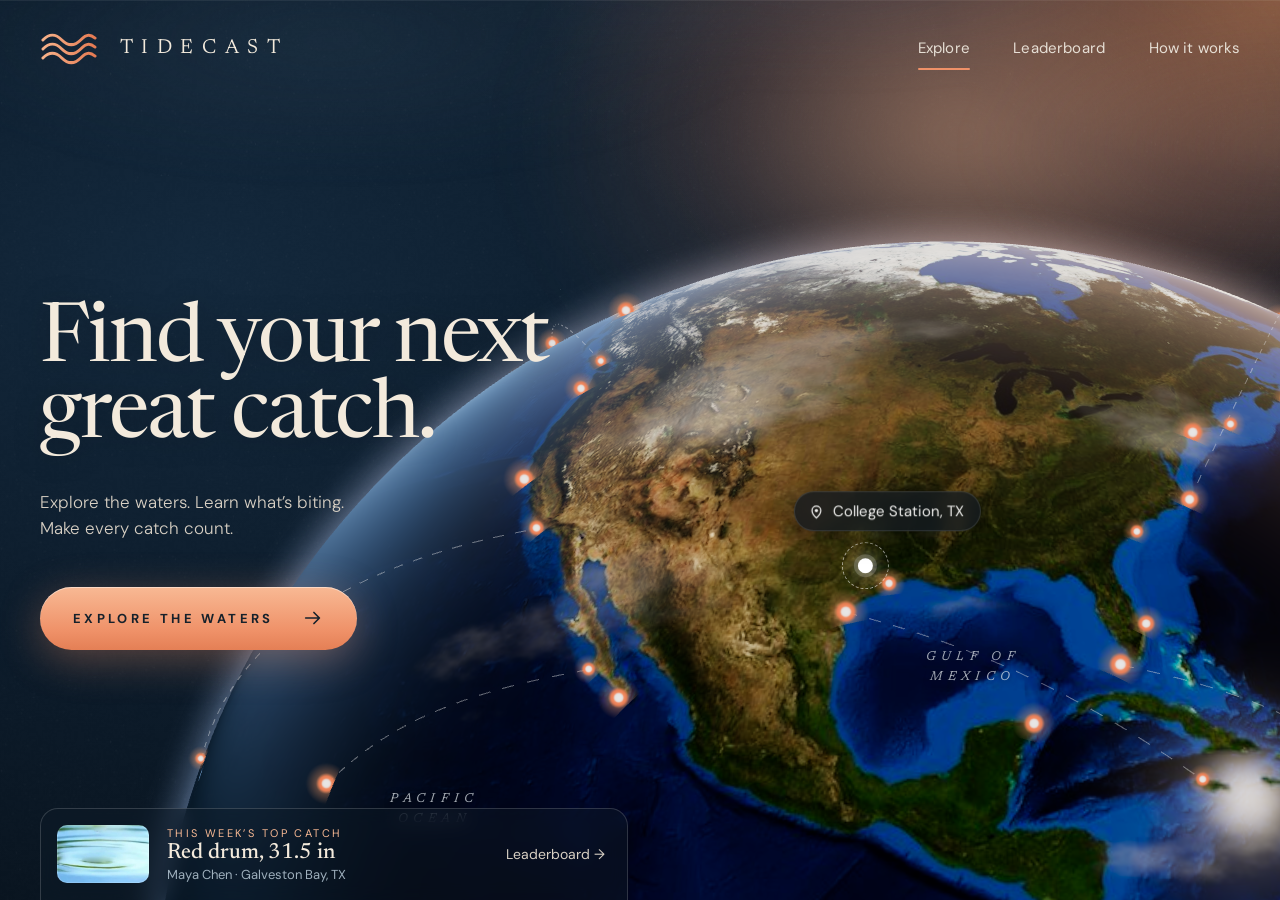
<file: Backbone/tidecast/index.html>
<!doctype html>
<html lang="en">
<head>
  <meta charset="utf-8">
  <meta name="viewport" content="width=device-width, initial-scale=1">
  <title>Tidecast — Find your next great catch</title>
  <meta name="description" content="Explore the waters. Learn what's biting. Make every catch count.">
  <link rel="preconnect" href="https://fonts.googleapis.com">
  <link rel="preconnect" href="https://fonts.gstatic.com" crossorigin>
  <link href="https://fonts.googleapis.com/css2?family=DM+Sans:opsz,wght@9..40,300;9..40,400;9..40,500;9..40,700&family=Newsreader:ital,opsz,wght@0,6..72,400;0,6..72,500;1,6..72,400&display=swap" rel="stylesheet">
  <link rel="stylesheet" href="tidecast.css">
  <script src="leaderboard.js"></script>
  <script src="vendor/gsap.min.js"></script>
</head>
<body>
  <!-- Sky behind the globe; slides away when the camera follows the drop into the lake -->
  <div id="sky" aria-hidden="true"><div class="sky-stars"></div><div class="sky-glow"></div><div class="sky-haze"></div></div>

  <!-- The lake (WebGL: photo, cut-out leaf, live ripples, refracting drops) -->
  <canvas id="lake" aria-hidden="true"></canvas>

  <!-- The globe (WebGL) -->
  <canvas id="globe" aria-hidden="true"></canvas>
  <div id="globe-overlay" aria-hidden="true"></div>

  <header class="top">
    <a class="logo" href="./" aria-label="Tidecast home">
      <svg viewBox="0 0 64 40" width="58" height="36" aria-hidden="true">
        <defs><linearGradient id="lg" x1="0" x2="1"><stop offset="0" stop-color="#f7b28a"/><stop offset="1" stop-color="#e57a52"/></linearGradient></defs>
        <path d="M3 11c7-7 14-7 21 0s14 7 21 0 11-6 16-2" fill="none" stroke="url(#lg)" stroke-width="3.2" stroke-linecap="round"/>
        <path d="M3 21c7-7 14-7 21 0s14 7 21 0 11-6 16-2" fill="none" stroke="url(#lg)" stroke-width="3.2" stroke-linecap="round"/>
        <path d="M3 31c7-7 14-7 21 0s14 7 21 0 11-6 16-2" fill="none" stroke="url(#lg)" stroke-width="3.2" stroke-linecap="round"/>
      </svg>
      <span>TIDECAST</span>
    </a>
    <nav aria-label="Main">
      <a href="../" class="active" id="nav-explore">Explore</a>
      <button id="nav-leaderboard" type="button">Leaderboard</button>
      <button id="nav-how" type="button">How it works</button>
    </nav>
  </header>

  <main id="hero">
    <h1>Find your next<br>great catch.</h1>
    <p class="lede">Explore the waters. Learn what’s biting.<br>Make every catch count.</p>
    <a class="cta" href="../">EXPLORE THE WATERS <svg viewBox="0 0 24 24" width="22" height="22" aria-hidden="true"><path d="M4 12h15m-6-6 6 6-6 6" fill="none" stroke="currentColor" stroke-width="1.8" stroke-linecap="round" stroke-linejoin="round"/></svg></a>
    <button class="teaser" id="teaser" type="button" aria-label="Open the leaderboard">
      <span class="teaser-art" aria-hidden="true"></span>
      <span class="teaser-text"><small>THIS WEEK’S TOP CATCH</small><strong id="teaser-title">—</strong><span id="teaser-sub"></span></span>
      <span class="teaser-go">Leaderboard →</span>
    </button>
  </main>

  <!-- Leaderboard: rides the rebound drop onto the leaf, then rises when the leaf drop falls -->
  <div id="mini-card" aria-hidden="true">
    <div class="mini-head"><span>LEADERBOARD</span><i></i></div>
    <ol id="mini-rows"></ol>
  </div>
  <button id="drop-hit" type="button" aria-label="Drop the water drop to open the leaderboard"><span>Tap the drop</span></button>

  <section id="board" role="dialog" aria-modal="false" aria-labelledby="board-title" hidden>
    <header>
      <div><small>TIDECAST · ANGLERS</small><h2 id="board-title">Leaderboard</h2></div>
      <div class="tabs" role="tablist">
        <button role="tab" data-period="week" aria-selected="true">This week</button>
        <button role="tab" data-period="all" aria-selected="false">All time</button>
      </div>
    </header>
    <div class="podium" id="podium"></div>
    <ol class="rows" id="rows"></ol>
    <footer>
      <button id="back" type="button">← Back to the globe</button>
      <a class="cta small" href="../">EXPLORE THE WATERS →</a>
    </footer>
  </section>

  <section id="how" role="dialog" aria-modal="true" aria-labelledby="how-title" hidden>
    <div class="how-card">
      <button class="how-close" id="how-close" aria-label="Close">×</button>
      <small>HOW IT WORKS</small>
      <h2 id="how-title">Three steps to your next great catch</h2>
      <ol>
        <li><b>Explore the waters.</b> Pick any stretch of ocean or lake and see every fish recorded there, live from OBIS.</li>
        <li><b>Learn what’s biting.</b> Layer in fishing activity, protected areas and vessel data from Global Fishing Watch.</li>
        <li><b>Make every catch count.</b> Log your catch and climb the Tidecast leaderboard.</li>
      </ol>
    </div>
  </section>

  <button id="skip" type="button" hidden>Skip ›</button>

  <script type="module" src="tidecast.js"></script>
</body>
</html>
</file>
<file: Backbone/tidecast/tidecast.css>
:root {
  --ink: #f3eadc;
  --ink-soft: #d8d0c4;
  --muted: #9fb0bd;
  --navy: #0b1824;
  --coral: #ef9168;
  --coral-hi: #f8b994;
  --serif: 'Newsreader', 'Iowan Old Style', 'Palatino Linotype', Georgia, serif;
  --sans: 'DM Sans', system-ui, -apple-system, 'Segoe UI', sans-serif;
}
* { box-sizing: border-box; }
html, body { margin: 0; height: 100%; overflow: hidden; background: var(--navy); color: var(--ink); font-family: var(--sans); -webkit-font-smoothing: antialiased; }
button { font: inherit; color: inherit; background: none; border: 0; cursor: pointer; }
a { color: inherit; }
[hidden] { display: none !important; }

/* ---- Sky ---------------------------------------------------------------- */
#sky { position: fixed; inset: 0; z-index: 0; overflow: hidden;
  background:
    radial-gradient(120% 90% at 100% 0%, rgba(232, 146, 96, .55) 0%, rgba(160, 96, 82, .25) 22%, rgba(18, 38, 58, 0) 48%),
    radial-gradient(90% 80% at 15% 30%, #13283c 0%, #0c1b2a 55%, #08121c 100%);
}
.sky-stars { position: absolute; inset: 0; background: url(assets/stars.jpg) center/cover; opacity: .16; mix-blend-mode: screen; }
.sky-glow { position: absolute; right: -10%; top: -20%; width: 70vw; height: 70vh; background: radial-gradient(closest-side, rgba(255, 186, 140, .45), rgba(255, 150, 100, .12) 55%, transparent); filter: blur(30px); }
.sky-haze { position: absolute; inset: -10%; background:
    radial-gradient(40% 18% at 30% 12%, rgba(120, 150, 175, .10), transparent 70%),
    radial-gradient(35% 14% at 62% 6%, rgba(160, 170, 185, .10), transparent 70%),
    radial-gradient(30% 20% at 92% 22%, rgba(255, 190, 150, .16), transparent 70%);
  filter: blur(18px); animation: drift 60s linear infinite alternate; }
@keyframes drift { to { transform: translate3d(-3%, 1.5%, 0); } }

#lake, #globe { position: fixed; inset: 0; width: 100vw; height: 100vh; display: block; }
#lake { z-index: 1; }
#globe { z-index: 2; pointer-events: none; }
#globe-overlay { position: fixed; inset: 0; z-index: 3; pointer-events: none; }

/* Globe overlays: ocean labels, fishing spots, pin, fish */
.ocean-label { position: absolute; transform: translate(-50%, -50%); font-family: var(--serif); font-style: italic; font-size: clamp(12px, 1vw, 17px); letter-spacing: .42em; text-align: center; line-height: 1.6; color: rgba(225, 232, 236, .72); text-shadow: 0 1px 6px rgba(0, 0, 0, .5); white-space: nowrap; transition: opacity .4s; }
.pin { position: absolute; transform: translate(-50%, -50%); transition: opacity .4s; }
.pin i { position: absolute; left: 50%; top: 50%; width: 15px; height: 15px; margin: -7.5px; border-radius: 50%; background: #fff; box-shadow: 0 0 0 4px rgba(255, 255, 255, .18), 0 0 18px rgba(255, 255, 255, .7); }
.pin i::after { content: ''; position: absolute; inset: -16px; border-radius: 50%; border: 1px dashed rgba(255, 255, 255, .55); animation: spin 14s linear infinite; }
@keyframes spin { to { transform: rotate(360deg); } }
.pin span { position: absolute; left: 50%; bottom: 34px; transform: translateX(-38%); display: flex; align-items: center; gap: 9px; padding: 9px 16px 9px 14px; border-radius: 22px; background: rgba(20, 26, 32, .78); border: 1px solid rgba(255, 255, 255, .12); backdrop-filter: blur(6px); font-size: 15px; color: #f2f2f0; white-space: nowrap; box-shadow: 0 6px 24px rgba(0, 0, 0, .35); }
.pin span svg { width: 15px; height: 15px; }
.fish { position: absolute; width: 46px; height: 14px; transform: translate(-50%, -50%); opacity: .55; transition: opacity .4s; }

/* ---- Header ------------------------------------------------------------- */
header.top { position: fixed; top: 0; left: 0; right: 0; z-index: 10; display: flex; align-items: center; justify-content: space-between; padding: clamp(22px, 3.3vh, 44px) clamp(24px, 3.1vw, 62px); }
.logo { display: flex; align-items: center; gap: 22px; text-decoration: none; }
.logo span { font-family: var(--serif); font-size: clamp(20px, 1.6vw, 31px); letter-spacing: .42em; color: var(--ink); }
nav { display: flex; gap: clamp(28px, 3.4vw, 70px); }
nav a, nav button { position: relative; font-size: clamp(15px, 1.05vw, 20px); color: #e6dfd5; text-decoration: none; padding: 6px 0; letter-spacing: .01em; }
nav a:hover, nav button:hover { color: #fff; }
body.in-lake nav { padding: 8px 22px; border-radius: 999px; background: rgba(8, 26, 22, .38); backdrop-filter: blur(10px); -webkit-backdrop-filter: blur(10px); transition: background .4s; }
body.in-lake .logo { padding: 6px 16px 6px 10px; border-radius: 999px; background: rgba(8, 26, 22, .3); backdrop-filter: blur(10px); -webkit-backdrop-filter: blur(10px); }
nav .active::after { content: ''; position: absolute; left: 0; right: 0; bottom: -6px; height: 2px; border-radius: 2px; background: var(--coral); }

/* ---- Hero --------------------------------------------------------------- */
#hero { position: fixed; z-index: 5; left: clamp(24px, 3.1vw, 62px); top: 0; bottom: 0; width: min(46vw, 820px); display: flex; flex-direction: column; justify-content: center; padding-top: 6vh; }
h1 { margin: 0; font-family: var(--serif); font-weight: 400; font-size: clamp(54px, 6.4vw, 132px); line-height: .93; letter-spacing: -.025em; color: var(--ink); font-variation-settings: 'opsz' 72; text-shadow: 0 2px 30px rgba(0, 0, 0, .25); }
.lede { margin: clamp(22px, 3.6vh, 44px) 0 0; font-size: clamp(17px, 1.3vw, 26px); line-height: 1.55; font-weight: 300; color: var(--ink-soft); }
.cta { margin-top: clamp(28px, 5vh, 58px); align-self: flex-start; display: inline-flex; align-items: center; gap: 28px; padding: clamp(18px, 2.3vh, 26px) clamp(30px, 2.6vw, 52px); border-radius: 999px; background: linear-gradient(180deg, var(--coral-hi), var(--coral) 70%, #e47f55); color: #16212b; font-weight: 700; font-size: clamp(13px, .85vw, 16px); letter-spacing: .26em; text-decoration: none; box-shadow: 0 10px 40px rgba(239, 145, 104, .35), inset 0 1px 0 rgba(255, 255, 255, .45); transition: transform .2s, box-shadow .2s; }
.cta:hover { transform: translateY(-2px); box-shadow: 0 14px 50px rgba(239, 145, 104, .5), inset 0 1px 0 rgba(255, 255, 255, .45); }
.cta.small { margin: 0; padding: 14px 26px; gap: 12px; font-size: 12px; }
.teaser { position: absolute; left: 0; bottom: -46px; width: min(100%, 700px); display: flex; align-items: center; gap: 18px; padding: 16px 22px 62px 16px; border-radius: 18px; border: 1px solid rgba(255, 255, 255, .16); background: rgba(14, 28, 40, .45); backdrop-filter: blur(10px); text-align: left; transition: transform .3s, border-color .3s; }
.teaser:hover { transform: translateY(-8px); border-color: rgba(239, 145, 104, .5); }
.teaser-art { width: 92px; height: 58px; border-radius: 10px; flex: none; background: url(assets/lake.jpg) 52% 70%/360px auto; box-shadow: inset 0 0 0 1px rgba(255, 255, 255, .15); }
.teaser-text { flex: 1; min-width: 0; display: grid; gap: 2px; }
.teaser-text small { font-size: 11px; letter-spacing: .22em; color: var(--coral-hi); }
.teaser-text strong { font-family: var(--serif); font-weight: 500; font-size: 22px; }
.teaser-text span { color: var(--muted); font-size: 13px; }
.teaser-go { color: var(--ink-soft); font-size: 14px; white-space: nowrap; }

/* ---- Leaderboard: mini card on the leaf --------------------------------- */
#mini-card { position: fixed; left: 0; top: 0; z-index: 8; width: 210px; padding: 12px 14px 10px; border-radius: 14px; pointer-events: none; opacity: 0; transform-origin: 50% 100%;
  background: linear-gradient(160deg, rgba(255, 255, 255, .34), rgba(255, 255, 255, .12)); border: 1px solid rgba(255, 255, 255, .55);
  backdrop-filter: blur(14px) saturate(1.4); -webkit-backdrop-filter: blur(14px) saturate(1.4); box-shadow: 0 18px 40px rgba(0, 40, 30, .35), inset 0 1px 0 rgba(255, 255, 255, .6); color: #0f2b26; }
.mini-head { display: flex; justify-content: space-between; align-items: center; font-size: 10px; font-weight: 700; letter-spacing: .24em; }
.mini-head i { width: 7px; height: 7px; border-radius: 50%; background: var(--coral); box-shadow: 0 0 8px var(--coral); }
#mini-rows { list-style: none; margin: 8px 0 0; padding: 0; display: grid; gap: 4px; font-size: 12px; }
#mini-rows li { display: flex; gap: 8px; align-items: baseline; }
#mini-rows b { width: 14px; font-family: var(--serif); font-size: 15px; }
#mini-rows span { flex: 1; overflow: hidden; text-overflow: ellipsis; white-space: nowrap; }
#mini-rows em { font-style: normal; font-weight: 700; font-size: 11px; }

#drop-hit { position: fixed; z-index: 9; left: 0; top: 0; width: 70px; height: 90px; margin: -45px 0 0 -35px; border-radius: 40%; opacity: 0; pointer-events: none; }
#drop-hit span { position: absolute; left: 50%; top: 100%; transform: translate(-50%, 10px); padding: 7px 14px; border-radius: 16px; background: rgba(10, 30, 26, .72); color: #f4f7f2; font-size: 13px; letter-spacing: .04em; white-space: nowrap; backdrop-filter: blur(6px); animation: bob 1.6s ease-in-out infinite; }
#drop-hit.ready { opacity: 1; pointer-events: auto; }
#drop-hit:focus-visible { outline: 2px solid #fff; outline-offset: 4px; }
@keyframes bob { 50% { transform: translate(-50%, 16px); } }

/* ---- Leaderboard: full board ------------------------------------------- */
#board { position: fixed; z-index: 9; left: 50%; top: 50%; width: min(760px, calc(100vw - 32px)); max-height: calc(100vh - 140px); overflow: auto; transform: translate(-50%, -46%); padding: 28px 30px 22px; border-radius: 26px; color: #10241f;
  background: linear-gradient(165deg, rgba(255, 255, 255, .62), rgba(240, 250, 246, .42)); border: 1px solid rgba(255, 255, 255, .7);
  backdrop-filter: blur(22px) saturate(1.5); -webkit-backdrop-filter: blur(22px) saturate(1.5); box-shadow: 0 40px 90px rgba(0, 40, 30, .35), inset 0 1px 0 rgba(255, 255, 255, .8); }
#board > header { display: flex; justify-content: space-between; align-items: flex-end; gap: 16px; flex-wrap: wrap; }
#board small { font-size: 11px; letter-spacing: .26em; color: #3a6157; font-weight: 700; }
#board h2 { margin: 4px 0 0; font-family: var(--serif); font-weight: 400; font-size: clamp(36px, 4vw, 56px); line-height: 1; letter-spacing: -.02em; }
.tabs { display: flex; padding: 4px; border-radius: 999px; background: rgba(16, 50, 42, .1); }
.tabs button { padding: 8px 16px; border-radius: 999px; font-size: 13px; font-weight: 500; color: #24453d; }
.tabs button[aria-selected="true"] { background: #fff; color: #0f2b26; box-shadow: 0 2px 10px rgba(0, 0, 0, .08); }
.podium { display: grid; grid-template-columns: repeat(3, 1fr); gap: 12px; margin: 22px 0 10px; }
.podium article { position: relative; padding: 14px 14px 12px; border-radius: 16px; background: rgba(255, 255, 255, .55); border: 1px solid rgba(255, 255, 255, .8); }
.podium article:first-child { background: linear-gradient(160deg, #ffd9c2, #ffb48d); border-color: #ffc9a8; }
.podium .medal { font-family: var(--serif); font-size: 34px; line-height: 1; }
.podium strong { display: block; margin-top: 6px; font-size: 15px; }
.podium span { display: block; font-size: 12px; color: #3d5a53; }
.podium em { position: absolute; right: 14px; top: 14px; font-style: normal; font-weight: 700; font-size: 13px; }
.rows { list-style: none; margin: 0; padding: 0; }
.rows li { display: grid; grid-template-columns: 34px 38px 1fr auto auto; align-items: center; gap: 12px; padding: 11px 6px; border-bottom: 1px solid rgba(16, 50, 42, .1); }
.rows .rank { font-family: var(--serif); font-size: 20px; text-align: center; color: #2c4b43; }
.rows .avatar { width: 34px; height: 34px; border-radius: 50%; display: grid; place-items: center; font-size: 12px; font-weight: 700; color: #fff; }
.rows .who strong { display: block; font-size: 14px; }
.rows .who span { font-size: 12px; color: #4b6861; }
.rows .measure { font-family: var(--serif); font-size: 18px; }
.rows .pts { font-weight: 700; font-size: 13px; color: #c4623a; min-width: 64px; text-align: right; }
#board > footer { display: flex; justify-content: space-between; align-items: center; gap: 12px; margin-top: 18px; flex-wrap: wrap; }
#back { font-size: 14px; color: #24453d; padding: 10px 2px; }
#back:hover { color: #000; }

#skip { position: fixed; z-index: 11; right: 24px; bottom: 22px; padding: 9px 16px; border-radius: 18px; background: rgba(0, 0, 0, .35); color: #fff; font-size: 13px; backdrop-filter: blur(6px); }

/* ---- How it works ------------------------------------------------------- */
#how { position: fixed; inset: 0; z-index: 20; display: grid; place-items: center; background: rgba(4, 10, 16, .55); backdrop-filter: blur(6px); padding: 16px; }
.how-card { position: relative; max-width: 560px; padding: 34px 36px; border-radius: 22px; background: rgba(14, 28, 40, .92); border: 1px solid rgba(255, 255, 255, .12); }
.how-card small { letter-spacing: .26em; font-size: 11px; color: var(--coral-hi); }
.how-card h2 { font-family: var(--serif); font-weight: 400; font-size: 34px; margin: 8px 0 18px; line-height: 1.1; }
.how-card ol { margin: 0; padding-left: 20px; display: grid; gap: 12px; color: var(--ink-soft); line-height: 1.55; }
.how-card b { color: var(--ink); }
.how-close { position: absolute; right: 18px; top: 14px; font-size: 26px; color: var(--muted); }

@media (max-width: 860px) {
  #hero { width: auto; right: 24px; justify-content: flex-start; padding-top: 20vh; }
  .teaser { position: relative; bottom: auto; margin-top: 28px; padding-bottom: 16px; }
  nav { gap: 18px; }
  .rows li { grid-template-columns: 26px 32px 1fr auto; }
  .rows .pts { display: none; }
  .podium { grid-template-columns: 1fr; }
}
@media (max-width: 560px) { nav #nav-how { display: none; } .logo span { letter-spacing: .3em; } }
</file>
